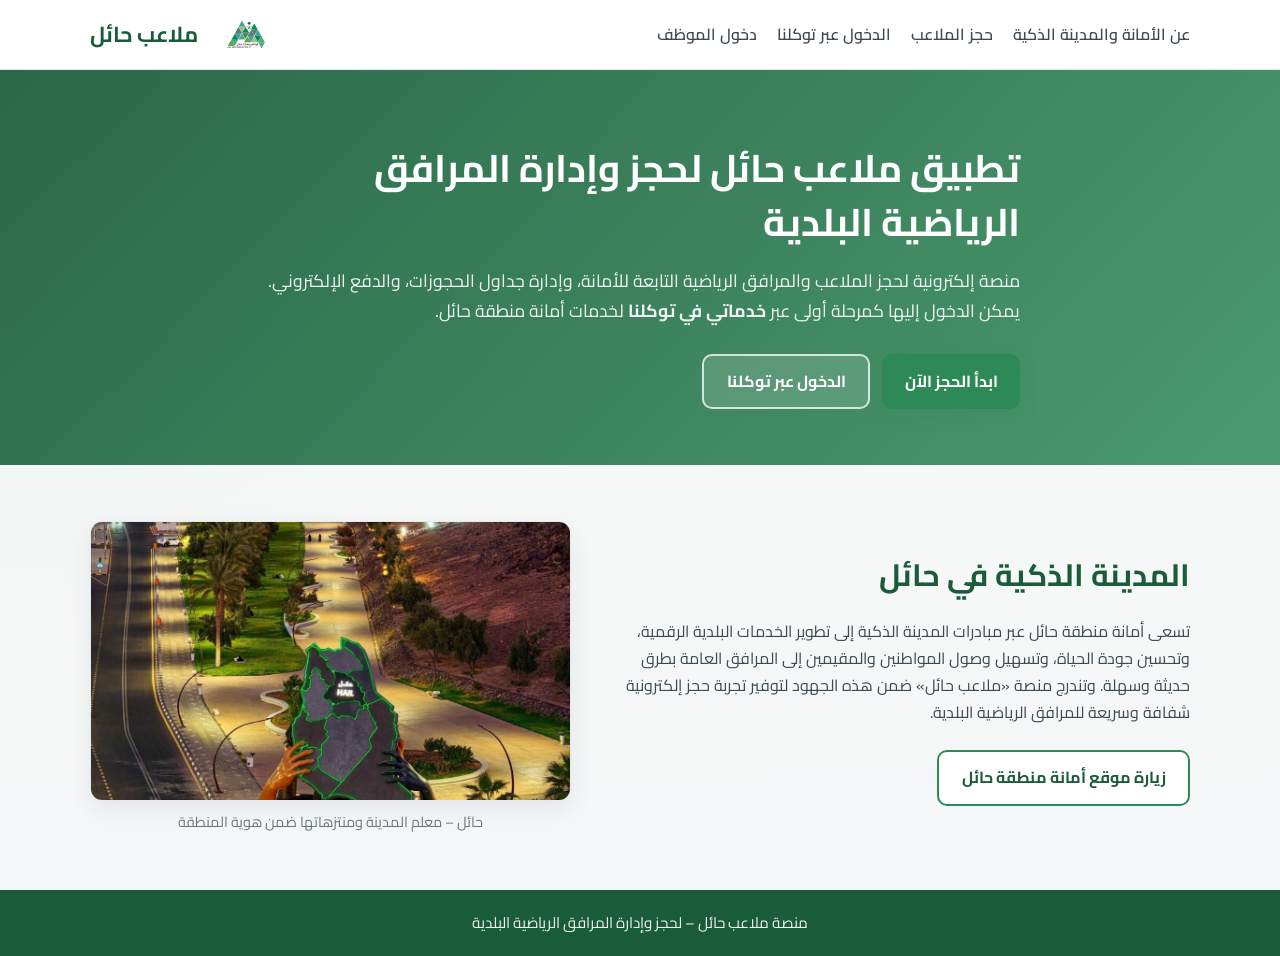
<file: docs/index.html>
<!DOCTYPE html>
<html lang="ar" dir="rtl">
<head>
  <meta charset="UTF-8">
  <meta name="viewport" content="width=device-width, initial-scale=1.0">
  <title>ملاعب حائل | الصفحة الرئيسية</title>
  <link rel="preconnect" href="https://fonts.googleapis.com">
  <link rel="preconnect" href="https://fonts.gstatic.com" crossorigin>
  <link href="https://fonts.googleapis.com/css2?family=Cairo:wght@400;600;700&display=swap" rel="stylesheet">
  <link rel="stylesheet" href="css/style.css">
</head>
<body>
  <header class="site-header">
    <div class="container header-inner">
      <nav class="main-nav" aria-label="القائمة الرئيسية">
        <a href="index.html#about">عن الأمانة والمدينة الذكية</a>
        <a href="booking.html">حجز الملاعب</a>
        <a href="login.html">الدخول عبر توكلنا</a>
        <a href="employee-login.html">دخول الموظف</a>
      </nav>
      <a href="index.html" class="brand">
        <img src="img/hail-municipality-logo.png" alt="شعار أمانة منطقة حائل" class="brand-logo">
        <span class="brand-name">ملاعب حائل</span>
      </a>
    </div>
  </header>

  <main>
    <section class="hero">
      <div class="container hero-inner">
        <h1>تطبيق ملاعب حائل لحجز وإدارة المرافق الرياضية البلدية</h1>
        <p class="hero-lead">
          منصة إلكترونية لحجز الملاعب والمرافق الرياضية التابعة للأمانة،
          وإدارة جداول الحجوزات، والدفع الإلكتروني.
          يمكن الدخول إليها كمرحلة أولى عبر
          <strong>خدماتي في توكلنا</strong> لخدمات أمانة منطقة حائل.
        </p>
        <div class="hero-actions">
          <a href="booking.html" class="btn btn-primary">ابدأ الحجز الآن</a>
          <a href="login.html" class="btn btn-secondary hero-btn-light">الدخول عبر توكلنا</a>
        </div>
      </div>
    </section>

    <section id="about" class="section about-section">
      <div class="container about-layout">
        <div class="about-content">
          <h2>المدينة الذكية في حائل</h2>
          <p>
            تسعى أمانة منطقة حائل عبر مبادرات المدينة الذكية إلى تطوير الخدمات البلدية
            الرقمية، وتحسين جودة الحياة، وتسهيل وصول المواطنين والمقيمين إلى المرافق العامة
            بطرق حديثة وسهلة. وتندرج منصة «ملاعب حائل» ضمن هذه الجهود لتوفير تجربة حجز
            إلكترونية شفافة وسريعة للمرافق الرياضية البلدية.
          </p>
          <a href="https://amanathail.gov.sa/new_portal/" class="btn btn-secondary" target="_blank" rel="noopener noreferrer">
            زيارة موقع أمانة منطقة حائل
          </a>
        </div>
        <figure class="about-media">
          <img src="img/hail-smart-city.png" alt="معلم خريطة حائل المضيء في أحد منتزهات المدينة" class="about-image">
          <figcaption>حائل – معلم المدينة ومنتزهاتها ضمن هوية المنطقة</figcaption>
        </figure>
      </div>
    </section>
  </main>

  <footer class="site-footer">
    <div class="container">
      <p>منصة ملاعب حائل – لحجز وإدارة المرافق الرياضية البلدية</p>
    </div>
  </footer>
  <script src="js/script.js"></script>
</body>
</html>
</file>
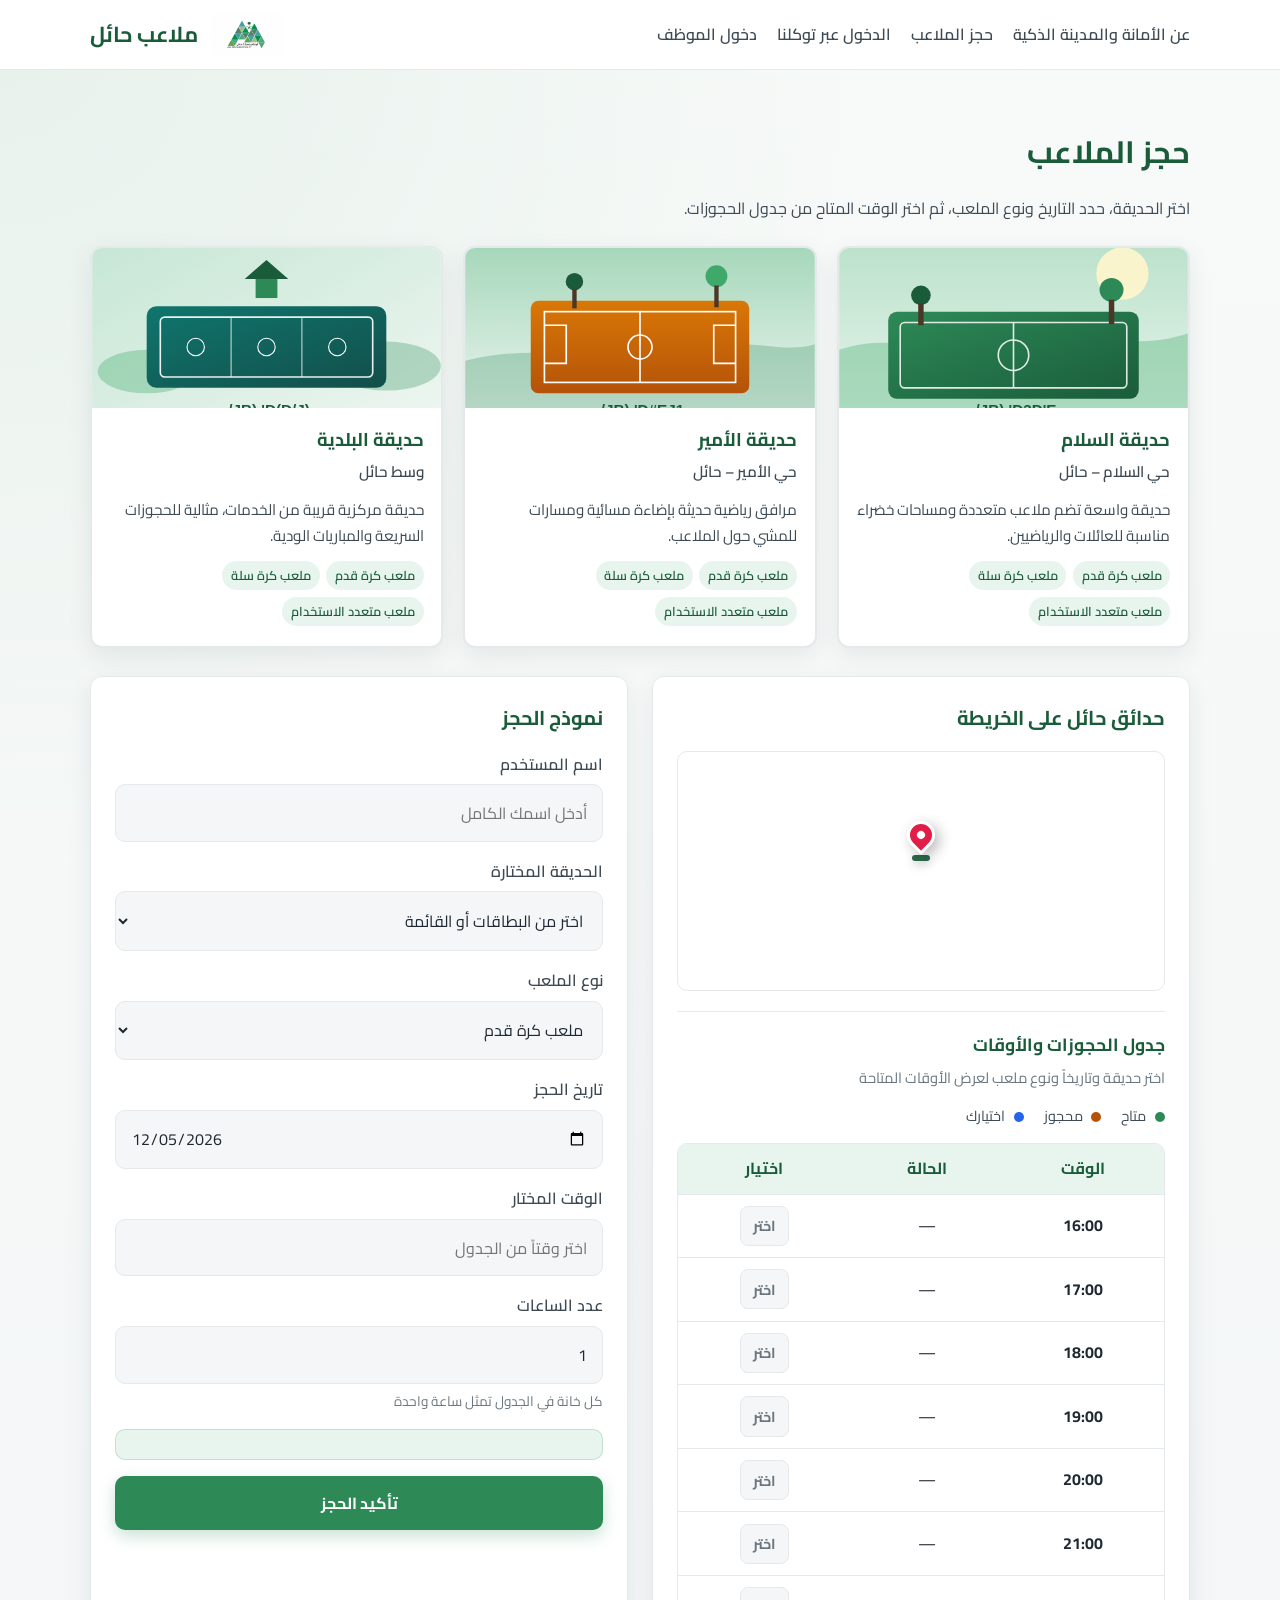
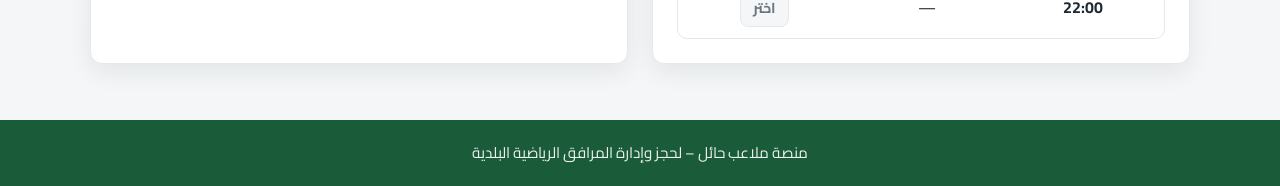
<file: docs/booking.html>
<!DOCTYPE html>
<html lang="ar" dir="rtl">
<head>
  <meta charset="UTF-8">
  <meta name="viewport" content="width=device-width, initial-scale=1.0">
  <title>ملاعب حائل | حجز الملاعب</title>
  <link rel="preconnect" href="https://fonts.googleapis.com">
  <link rel="preconnect" href="https://fonts.gstatic.com" crossorigin>
  <link href="https://fonts.googleapis.com/css2?family=Cairo:wght@400;600;700&display=swap" rel="stylesheet">
  <link rel="stylesheet" href="css/style.css">
</head>
<body>
  <header class="site-header">
    <div class="container header-inner">
      <nav class="main-nav" aria-label="القائمة الرئيسية">
        <a href="index.html#about">عن الأمانة والمدينة الذكية</a>
        <a href="booking.html">حجز الملاعب</a>
        <a href="login.html">الدخول عبر توكلنا</a>
        <a href="employee-login.html">دخول الموظف</a>
      </nav>
      <a href="index.html" class="brand">
        <img src="img/hail-municipality-logo.png" alt="شعار أمانة منطقة حائل" class="brand-logo">
        <span class="brand-name">ملاعب حائل</span>
      </a>
    </div>
  </header>

  <main>
    <section class="section booking-section">
      <div class="container">
        <h1 class="page-title">حجز الملاعب</h1>
        <p class="page-intro">اختر الحديقة، حدد التاريخ ونوع الملعب، ثم اختر الوقت المتاح من جدول الحجوزات.</p>

        <div class="parks-gallery" id="parks-gallery"></div>

        <div class="booking-layout">
          <div class="booking-map-panel">
            <h2 id="map-title">حدائق حائل على الخريطة</h2>
            <div class="map-frame" id="map-frame">
              <iframe id="park-map" title="خريطة حدائق حائل"
                src="https://maps.google.com/maps?q=%D8%AD%D8%AF%D8%A7%D8%A6%D9%82+%D8%AD%D8%A7%D8%A6%D9%84&hl=ar&z=12&output=embed"
                loading="lazy" allowfullscreen></iframe>
              <div id="map-pin" class="map-pin" hidden>
                <span class="map-pin-icon" aria-hidden="true"></span>
                <span id="map-pin-label" class="map-pin-label"></span>
              </div>
            </div>

            <div class="schedule-panel">
              <div class="schedule-header">
                <h3>جدول الحجوزات والأوقات</h3>
                <p id="schedule-subtitle" class="schedule-subtitle">اختر حديقة وتاريخاً ونوع ملعب لعرض الأوقات المتاحة</p>
              </div>
              <div class="schedule-legend">
                <span><i class="dot available"></i> متاح</span>
                <span><i class="dot booked"></i> محجوز</span>
                <span><i class="dot selected"></i> اختيارك</span>
              </div>
              <div class="schedule-table-wrap">
                <table class="schedule-table" id="schedule-table">
                  <thead>
                    <tr><th>الوقت</th><th>الحالة</th><th>اختيار</th></tr>
                  </thead>
                  <tbody id="schedule-body"></tbody>
                </table>
              </div>
            </div>
          </div>

          <div class="booking-form-panel">
            <h2>نموذج الحجز</h2>
            <form id="booking-form" class="form-card" novalidate data-booked="[]" data-slots='["16:00","17:00","18:00","19:00","20:00","21:00","22:00"]'>
              <div class="form-group">
                <label for="username">اسم المستخدم</label>
                <input type="text" id="username" name="username" required placeholder="أدخل اسمك الكامل">
              </div>
              <div class="form-group">
                <label for="park">الحديقة المختارة</label>
                <select id="park" name="park" required>
                  <option value="" disabled selected>اختر من البطاقات أو القائمة</option>
                </select>
              </div>
              <div class="form-group">
                <label for="field-type">نوع الملعب</label>
                <select id="field-type" name="field_type" required>
                  <option value="" disabled>اختر نوع الملعب</option>
                  <option value="ملعب كرة قدم" selected>ملعب كرة قدم</option>
                  <option value="ملعب كرة سلة">ملعب كرة سلة</option>
                  <option value="ملعب متعدد الاستخدام">ملعب متعدد الاستخدام</option>
                </select>
              </div>
              <div class="form-group">
                <label for="booking-date">تاريخ الحجز</label>
                <input type="date" id="booking-date" name="booking_date" required>
              </div>
              <div class="form-group">
                <label for="selected-time">الوقت المختار</label>
                <input type="text" id="selected-time" name="selected_time" readonly required placeholder="اختر وقتاً من الجدول">
              </div>
              <div class="form-group">
                <label for="hours">عدد الساعات</label>
                <input type="number" id="hours" name="hours" min="1" max="4" value="1" required>
                <small class="field-note">كل خانة في الجدول تمثل ساعة واحدة</small>
              </div>
              <div id="booking-summary" class="booking-summary" hidden></div>
              <button type="submit" class="btn btn-primary btn-block">تأكيد الحجز</button>
              <p id="booking-message" class="form-message" hidden></p>
            </form>
          </div>
        </div>
      </div>
    </section>
  </main>

  <footer class="site-footer">
    <div class="container">
      <p>منصة ملاعب حائل – لحجز وإدارة المرافق الرياضية البلدية</p>
    </div>
  </footer>
  <script src="js/script.js"></script>
</body>
</html>
</file>
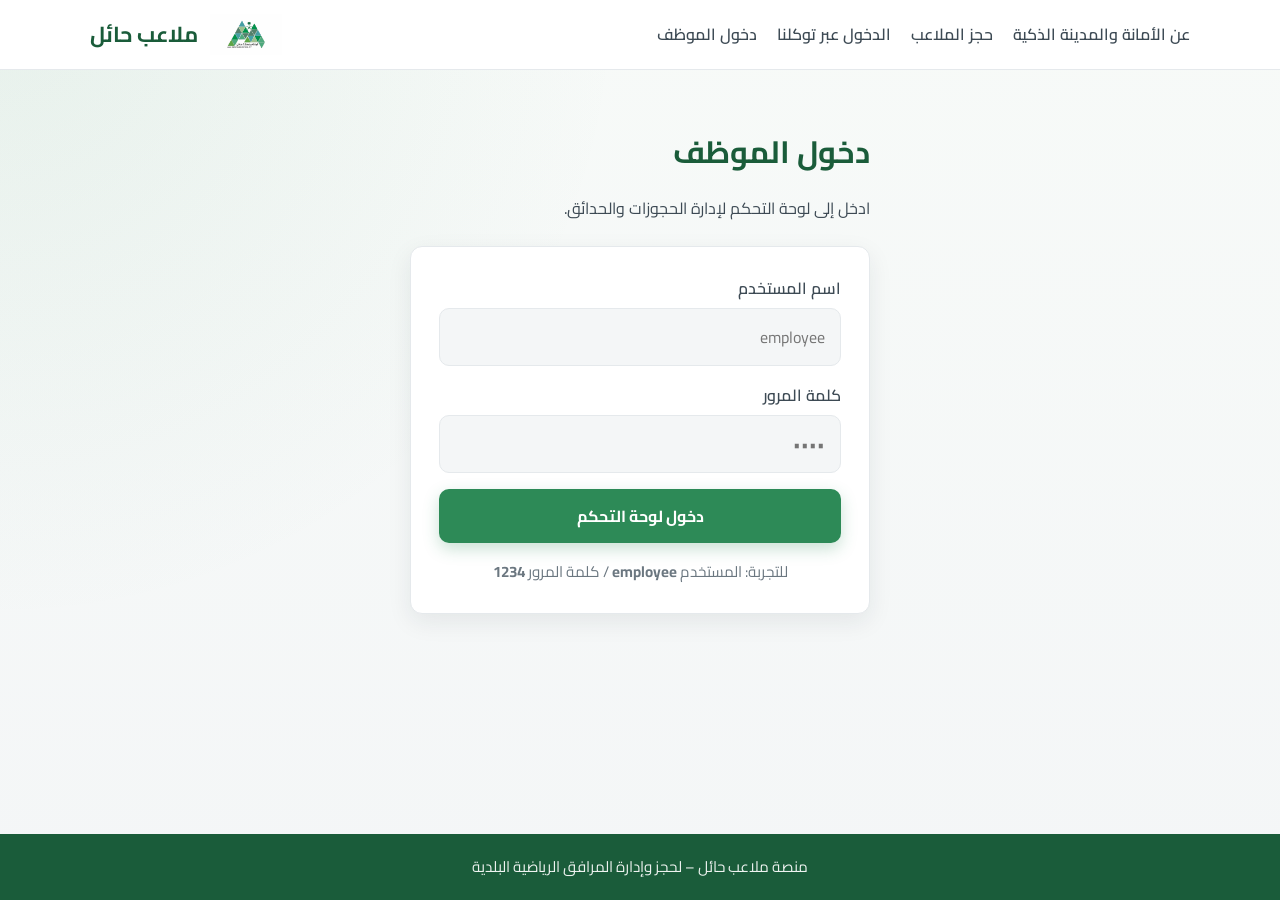
<file: docs/dashboard.html>
<!DOCTYPE html>
<html lang="ar" dir="rtl">
<head>
  <meta charset="UTF-8">
  <meta name="viewport" content="width=device-width, initial-scale=1.0">
  <title>ملاعب حائل | لوحة تحكم الموظف</title>
  <link rel="preconnect" href="https://fonts.googleapis.com">
  <link rel="preconnect" href="https://fonts.gstatic.com" crossorigin>
  <link href="https://fonts.googleapis.com/css2?family=Cairo:wght@400;600;700&display=swap" rel="stylesheet">
  <link rel="stylesheet" href="css/style.css">
</head>
<body>
  <header class="site-header">
    <div class="container header-inner">
      <nav class="main-nav" aria-label="القائمة الرئيسية">
        <a href="index.html#about">عن الأمانة والمدينة الذكية</a>
        <a href="booking.html">حجز الملاعب</a>
        <a href="login.html">الدخول عبر توكلنا</a>
        <a href="dashboard.html">لوحة التحكم</a>
      </nav>
      <a href="index.html" class="brand">
        <img src="img/hail-municipality-logo.png" alt="شعار أمانة منطقة حائل" class="brand-logo">
        <span class="brand-name">ملاعب حائل</span>
      </a>
    </div>
  </header>

  <main>
    <section class="section dashboard-section">
      <div class="container">
        <div class="dashboard-header">
          <div>
            <h1 class="page-title">لوحة تحكم الموظف</h1>
            <p class="page-intro">مرحباً <span id="emp-name">موظف الأمانة</span>، يمكنك متابعة الحجوزات وإضافة الحدائق من هنا.</p>
          </div>
          <button type="button" id="emp-logout-btn" class="btn btn-secondary">تسجيل الخروج</button>
        </div>

        <div class="stats-grid">
          <div class="stat-card"><span class="stat-label">عدد الحدائق</span><strong class="stat-value" id="stat-parks">0</strong></div>
          <div class="stat-card"><span class="stat-label">إجمالي الحجوزات</span><strong class="stat-value" id="stat-bookings">0</strong></div>
          <div class="stat-card"><span class="stat-label">حجوزات مؤكدة</span><strong class="stat-value" id="stat-confirmed">0</strong></div>
        </div>

        <div class="dashboard-tabs">
          <a href="#bookings" class="dash-tab">الحجوزات</a>
          <a href="#parks" class="dash-tab">الحدائق</a>
        </div>

        <section id="bookings" class="dash-panel">
          <h2>قائمة الحجوزات</h2>
          <div class="table-wrap">
            <table class="data-table">
              <thead>
                <tr>
                  <th>#</th><th>المستخدم</th><th>الحديقة</th><th>الملعب</th>
                  <th>التاريخ</th><th>الوقت</th><th>الساعات</th><th>الحالة</th><th>تحديث</th>
                </tr>
              </thead>
              <tbody id="bookings-body"></tbody>
            </table>
          </div>
        </section>

        <section id="parks" class="dash-panel">
          <div class="parks-admin-layout">
            <div>
              <h2>الحدائق المسجلة</h2>
              <div class="admin-parks-list" id="admin-parks-list"></div>
            </div>
            <div>
              <h2>إضافة حديقة جديدة</h2>
              <form id="add-park-form" class="form-card admin-form">
                <div class="form-group">
                  <label for="name">اسم الحديقة</label>
                  <input type="text" id="name" name="name" required placeholder="مثال: حديقة النسيم">
                </div>
                <div class="form-group">
                  <label for="location">الموقع</label>
                  <input type="text" id="location" name="location" required placeholder="مثال: حي النسيم – حائل">
                </div>
                <div class="form-group">
                  <label for="description">الوصف</label>
                  <textarea id="description" name="description" rows="3" required placeholder="وصف مختصر"></textarea>
                </div>
                <div class="form-row">
                  <div class="form-group">
                    <label for="lat">خط العرض</label>
                    <input type="number" step="0.0001" id="lat" name="lat" value="27.5200" required>
                  </div>
                  <div class="form-group">
                    <label for="lng">خط الطول</label>
                    <input type="number" step="0.0001" id="lng" name="lng" value="41.7000" required>
                  </div>
                </div>
                <button type="submit" class="btn btn-primary btn-block">إضافة الحديقة</button>
                <p id="add-park-message" class="form-message" hidden></p>
              </form>
            </div>
          </div>
        </section>
      </div>
    </section>
  </main>

  <footer class="site-footer">
    <div class="container">
      <p>منصة ملاعب حائل – لحجز وإدارة المرافق الرياضية البلدية</p>
    </div>
  </footer>
  <script src="js/script.js"></script>
</body>
</html>
</file>
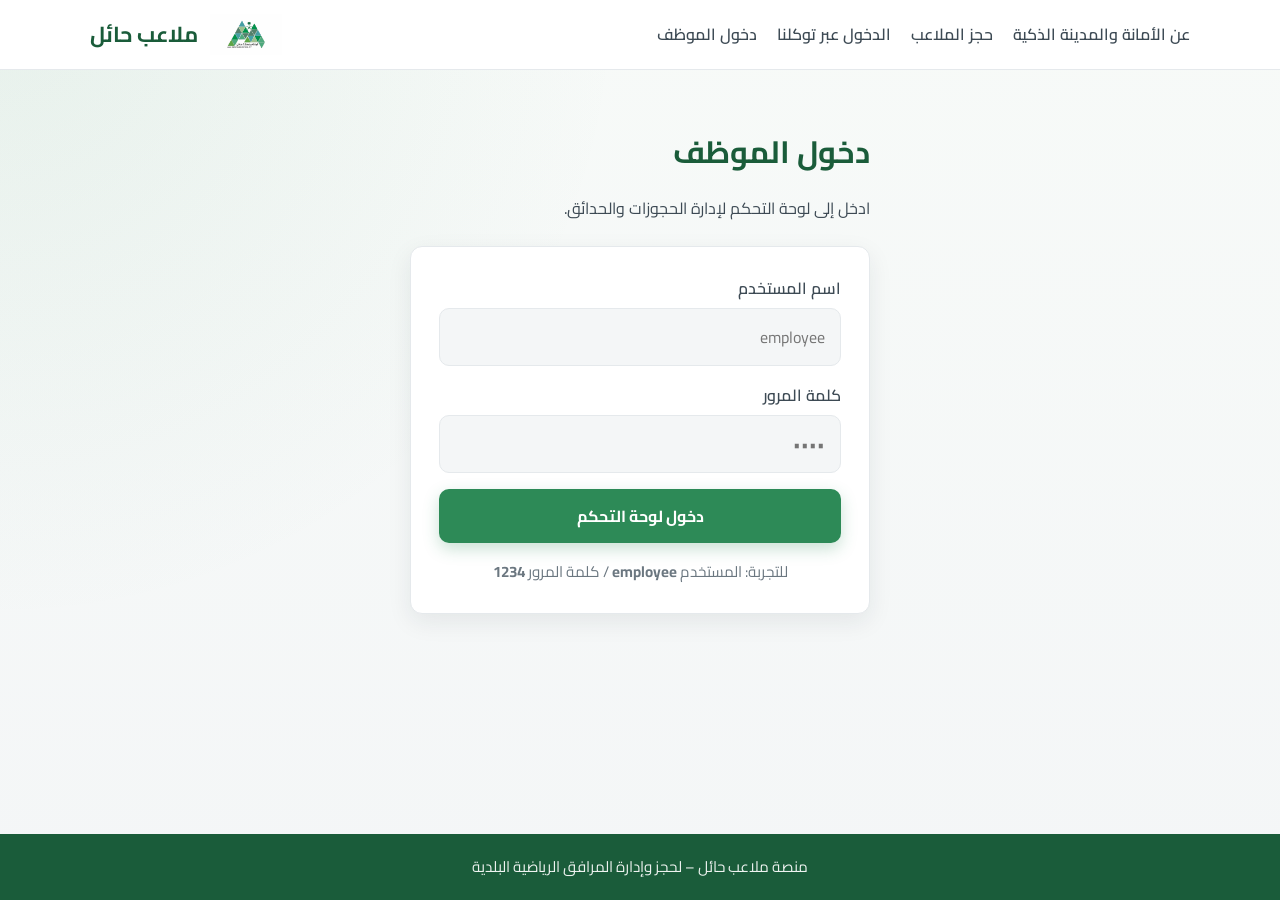
<file: docs/employee-login.html>
<!DOCTYPE html>
<html lang="ar" dir="rtl">
<head>
  <meta charset="UTF-8">
  <meta name="viewport" content="width=device-width, initial-scale=1.0">
  <title>ملاعب حائل | دخول الموظف</title>
  <link rel="preconnect" href="https://fonts.googleapis.com">
  <link rel="preconnect" href="https://fonts.gstatic.com" crossorigin>
  <link href="https://fonts.googleapis.com/css2?family=Cairo:wght@400;600;700&display=swap" rel="stylesheet">
  <link rel="stylesheet" href="css/style.css">
</head>
<body>
  <header class="site-header">
    <div class="container header-inner">
      <nav class="main-nav" aria-label="القائمة الرئيسية">
        <a href="index.html#about">عن الأمانة والمدينة الذكية</a>
        <a href="booking.html">حجز الملاعب</a>
        <a href="login.html">الدخول عبر توكلنا</a>
        <a href="employee-login.html">دخول الموظف</a>
      </nav>
      <a href="index.html" class="brand">
        <img src="img/hail-municipality-logo.png" alt="شعار أمانة منطقة حائل" class="brand-logo">
        <span class="brand-name">ملاعب حائل</span>
      </a>
    </div>
  </header>

  <main>
    <section class="section login-section">
      <div class="container">
        <div class="login-wrapper">
          <h1 class="page-title">دخول الموظف</h1>
          <p class="page-intro">ادخل إلى لوحة التحكم لإدارة الحجوزات والحدائق.</p>
          <p id="emp-login-message" class="form-message" hidden></p>
          <form id="employee-login-form" class="form-card login-card" novalidate>
            <div class="form-group">
              <label for="username">اسم المستخدم</label>
              <input type="text" id="username" name="username" required placeholder="employee" autocomplete="username">
            </div>
            <div class="form-group">
              <label for="password">كلمة المرور</label>
              <input type="password" id="password" name="password" required placeholder="••••" autocomplete="current-password">
            </div>
            <button type="submit" class="btn btn-primary btn-block">دخول لوحة التحكم</button>
            <p class="form-hint">للتجربة: المستخدم <strong>employee</strong> / كلمة المرور <strong>1234</strong></p>
          </form>
        </div>
      </div>
    </section>
  </main>

  <footer class="site-footer">
    <div class="container">
      <p>منصة ملاعب حائل – لحجز وإدارة المرافق الرياضية البلدية</p>
    </div>
  </footer>
  <script src="js/script.js"></script>
</body>
</html>
</file>
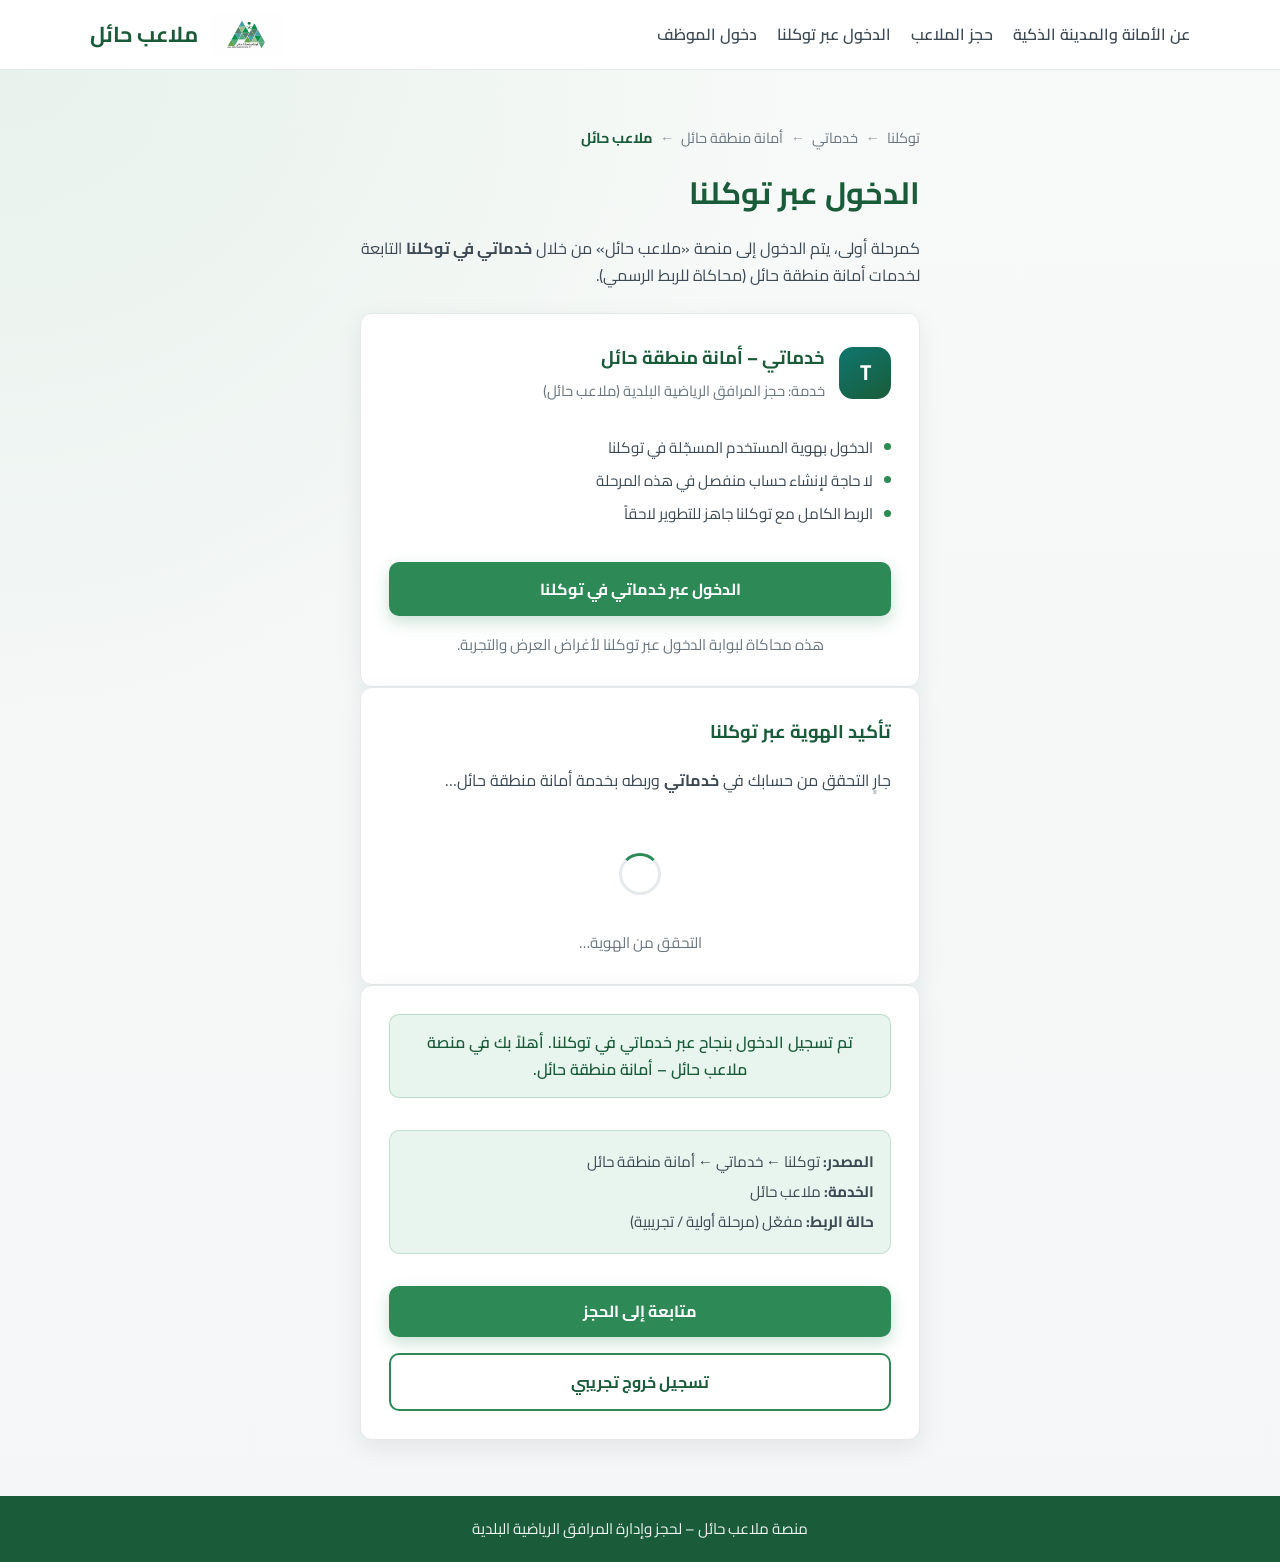
<file: docs/login.html>
<!DOCTYPE html>
<html lang="ar" dir="rtl">
<head>
  <meta charset="UTF-8">
  <meta name="viewport" content="width=device-width, initial-scale=1.0">
  <title>ملاعب حائل | الدخول عبر توكلنا</title>
  <link rel="preconnect" href="https://fonts.googleapis.com">
  <link rel="preconnect" href="https://fonts.gstatic.com" crossorigin>
  <link href="https://fonts.googleapis.com/css2?family=Cairo:wght@400;600;700&display=swap" rel="stylesheet">
  <link rel="stylesheet" href="css/style.css">
</head>
<body>
  <header class="site-header">
    <div class="container header-inner">
      <nav class="main-nav" aria-label="القائمة الرئيسية">
        <a href="index.html#about">عن الأمانة والمدينة الذكية</a>
        <a href="booking.html">حجز الملاعب</a>
        <a href="login.html">الدخول عبر توكلنا</a>
        <a href="employee-login.html">دخول الموظف</a>
      </nav>
      <a href="index.html" class="brand">
        <img src="img/hail-municipality-logo.png" alt="شعار أمانة منطقة حائل" class="brand-logo">
        <span class="brand-name">ملاعب حائل</span>
      </a>
    </div>
  </header>

  <main>
    <section class="section login-section">
      <div class="container">
        <div class="login-wrapper login-wrapper-wide">
          <nav class="tawakkalna-breadcrumb" aria-label="مسار الخدمة">
            <span>توكلنا</span><span class="sep">←</span>
            <span>خدماتي</span><span class="sep">←</span>
            <span>أمانة منطقة حائل</span><span class="sep">←</span>
            <strong>ملاعب حائل</strong>
          </nav>
          <h1 class="page-title">الدخول عبر توكلنا</h1>
          <p class="page-intro">
            كمرحلة أولى، يتم الدخول إلى منصة «ملاعب حائل» من خلال
            <strong>خدماتي في توكلنا</strong> التابعة لخدمات أمانة منطقة حائل
            (محاكاة للربط الرسمي).
          </p>

          <div class="tawakkalna-card form-card login-card" id="tawakkalna-gate">
            <div class="tawakkalna-brand">
              <div class="tawakkalna-badge" aria-hidden="true">T</div>
              <div>
                <h2>خدماتي – أمانة منطقة حائل</h2>
                <p>خدمة: حجز المرافق الرياضية البلدية (ملاعب حائل)</p>
              </div>
            </div>
            <ul class="tawakkalna-points">
              <li>الدخول بهوية المستخدم المسجّلة في توكلنا</li>
              <li>لا حاجة لإنشاء حساب منفصل في هذه المرحلة</li>
              <li>الربط الكامل مع توكلنا جاهز للتطوير لاحقاً</li>
            </ul>
            <button type="button" id="tawakkalna-login-btn" class="btn btn-primary btn-block">الدخول عبر خدماتي في توكلنا</button>
            <p class="form-hint">هذه محاكاة لبوابة الدخول عبر توكلنا لأغراض العرض والتجربة.</p>
          </div>

          <div class="tawakkalna-card form-card login-card" id="tawakkalna-verify" hidden>
            <h2 class="tawakkalna-step-title">تأكيد الهوية عبر توكلنا</h2>
            <p class="page-intro">جارٍ التحقق من حسابك في <strong>خدماتي</strong> وربطه بخدمة أمانة منطقة حائل…</p>
            <div class="tawakkalna-loader" aria-hidden="true"></div>
            <p id="tawakkalna-status" class="form-hint">التحقق من الهوية…</p>
          </div>

          <div class="tawakkalna-card form-card login-card" id="tawakkalna-success" hidden>
            <p id="login-message" class="form-message success">
              تم تسجيل الدخول بنجاح عبر خدماتي في توكلنا.
              أهلاً بك في منصة ملاعب حائل – أمانة منطقة حائل.
            </p>
            <div class="tawakkalna-user-box">
              <p><strong>المصدر:</strong> توكلنا ← خدماتي ← أمانة منطقة حائل</p>
              <p><strong>الخدمة:</strong> ملاعب حائل</p>
              <p><strong>حالة الربط:</strong> مفعّل (مرحلة أولية / تجريبية)</p>
            </div>
            <a href="booking.html" class="btn btn-primary btn-block">متابعة إلى الحجز</a>
            <button type="button" id="tawakkalna-reset-btn" class="btn btn-secondary btn-block">تسجيل خروج تجريبي</button>
          </div>
        </div>
      </div>
    </section>
  </main>

  <footer class="site-footer">
    <div class="container">
      <p>منصة ملاعب حائل – لحجز وإدارة المرافق الرياضية البلدية</p>
    </div>
  </footer>
  <script src="js/script.js"></script>
</body>
</html>
</file>
<file: docs/css/style.css>
/* ========================================
   منصة ملاعب حائل – الأنماط العامة
   ألوان مستوحاة من شعار أمانة حائل
   ======================================== */

:root {
  --green-dark: #1a5c3a;
  --green-main: #2d8a57;
  --green-light: #3fa86b;
  --green-soft: #e8f5ee;
  --gray-900: #1f2933;
  --gray-700: #3d4a54;
  --gray-500: #6b7780;
  --gray-200: #e5e9ec;
  --gray-100: #f4f6f7;
  --white: #ffffff;
  --shadow: 0 8px 24px rgba(31, 41, 51, 0.08);
  --radius: 12px;
  --max-width: 1100px;
}

/* ---------- إعادة ضبط أساسية ---------- */
*,
*::before,
*::after {
  box-sizing: border-box;
}

html {
  scroll-behavior: smooth;
}

body {
  margin: 0;
  min-height: 100vh;
  display: flex;
  flex-direction: column;
  font-family: "Cairo", "Tahoma", sans-serif;
  color: var(--gray-900);
  background:
    radial-gradient(circle at top left, rgba(45, 138, 87, 0.08), transparent 40%),
    linear-gradient(180deg, #f7faf8 0%, var(--gray-100) 100%);
  line-height: 1.7;
}

img {
  max-width: 100%;
  display: block;
}

a {
  color: inherit;
  text-decoration: none;
}

ul {
  margin: 0;
  padding: 0;
  list-style: none;
}

main {
  flex: 1;
}

.container {
  width: min(100% - 2rem, var(--max-width));
  margin-inline: auto;
}

/* ---------- الهيدر ---------- */
.site-header {
  background: var(--white);
  border-bottom: 1px solid var(--gray-200);
  position: sticky;
  top: 0;
  z-index: 100;
}

.header-inner {
  display: flex;
  align-items: center;
  justify-content: space-between;
  gap: 1.5rem;
  padding: 0.9rem 0;
  flex-wrap: wrap;
}

.brand {
  display: flex;
  align-items: center;
  gap: 0.75rem;
}

.brand-logo {
  width: 72px;
  height: auto;
  max-height: 72px;
  object-fit: contain;
}

.brand-name {
  font-size: 1.35rem;
  font-weight: 700;
  color: var(--green-dark);
}

.main-nav {
  display: flex;
  flex-wrap: wrap;
  gap: 0.5rem 1.25rem;
}

.main-nav a {
  color: var(--gray-700);
  font-weight: 600;
  transition: color 0.2s ease;
}

.main-nav a:hover {
  color: var(--green-main);
}

/* ---------- الأزرار ---------- */
.btn {
  display: inline-flex;
  align-items: center;
  justify-content: center;
  gap: 0.4rem;
  padding: 0.75rem 1.4rem;
  border: none;
  border-radius: 10px;
  font-family: inherit;
  font-size: 1rem;
  font-weight: 700;
  cursor: pointer;
  transition: background 0.2s ease, transform 0.15s ease, box-shadow 0.2s ease;
}

.btn:hover {
  transform: translateY(-1px);
}

.btn-primary {
  background: var(--green-main);
  color: var(--white);
  box-shadow: 0 6px 16px rgba(45, 138, 87, 0.25);
}

.btn-primary:hover {
  background: var(--green-dark);
}

.btn-secondary {
  background: var(--white);
  color: var(--green-dark);
  border: 2px solid var(--green-main);
}

.btn-secondary:hover {
  background: var(--green-soft);
}

.btn-block {
  width: 100%;
}

/* ---------- الصفحة الرئيسية ---------- */
.hero {
  padding: 4.5rem 0 3.5rem;
  background:
    linear-gradient(135deg, rgba(26, 92, 58, 0.92), rgba(45, 138, 87, 0.85)),
    radial-gradient(circle at 20% 20%, rgba(255, 255, 255, 0.12), transparent 35%);
  color: var(--white);
}

.hero-inner {
  max-width: 760px;
}

.hero h1 {
  margin: 0 0 1rem;
  font-size: clamp(1.7rem, 3vw, 2.4rem);
  line-height: 1.4;
}

.hero-lead {
  margin: 0 0 1.75rem;
  font-size: 1.1rem;
  color: rgba(255, 255, 255, 0.92);
}

.section {
  padding: 3.5rem 0;
}

.about-section h2,
.page-title {
  margin: 0 0 1rem;
  color: var(--green-dark);
  font-size: clamp(1.5rem, 2.4vw, 2rem);
}

.about-section p,
.page-intro {
  margin: 0 0 1.5rem;
  color: var(--gray-700);
  max-width: 70ch;
}

.about-layout {
  display: flex;
  align-items: center;
  gap: 2rem;
}

.about-content {
  flex: 1.1;
}

.about-media {
  flex: 0.9;
  margin: 0;
}

.about-image {
  width: 100%;
  height: 280px;
  object-fit: cover;
  border-radius: var(--radius);
  border: 1px solid var(--gray-200);
  box-shadow: var(--shadow);
  display: block;
}

.about-media figcaption {
  margin-top: 0.55rem;
  color: var(--gray-500);
  font-size: 0.9rem;
  text-align: center;
}

/* ---------- صفحة الحجز ---------- */
.parks-gallery {
  display: grid;
  grid-template-columns: repeat(3, 1fr);
  gap: 1.25rem;
  margin-bottom: 1.75rem;
}

.park-card {
  background: var(--white);
  border: 2px solid var(--gray-200);
  border-radius: var(--radius);
  box-shadow: var(--shadow);
  overflow: hidden;
  cursor: pointer;
  transition: border-color 0.2s ease, transform 0.2s ease, box-shadow 0.2s ease;
}

.park-card:hover,
.park-card:focus-visible {
  transform: translateY(-3px);
  border-color: var(--green-light);
  outline: none;
}

.park-card.is-active {
  border-color: var(--green-main);
  box-shadow: 0 10px 28px rgba(45, 138, 87, 0.2);
}

.park-card-image {
  width: 100%;
  height: 160px;
  object-fit: cover;
  background: var(--green-soft);
}

.park-card-body {
  padding: 1rem 1.1rem 1.2rem;
}

.park-card-body h2 {
  margin: 0 0 0.25rem;
  font-size: 1.15rem;
  color: var(--green-dark);
}

.park-location {
  margin: 0 0 0.55rem;
  color: var(--green-main);
  font-size: 0.9rem;
  font-weight: 600;
}

.park-card-body p {
  margin: 0 0 0.75rem;
  color: var(--gray-700);
  font-size: 0.95rem;
}

.park-fields {
  display: flex;
  flex-wrap: wrap;
  gap: 0.4rem;
}

.park-fields li {
  background: var(--green-soft);
  color: var(--green-dark);
  font-size: 0.8rem;
  font-weight: 600;
  padding: 0.25rem 0.55rem;
  border-radius: 999px;
}

.booking-layout {
  display: flex;
  gap: 1.5rem;
  align-items: stretch;
}

.booking-map-panel,
.booking-form-panel {
  flex: 1;
  background: var(--white);
  border: 1px solid var(--gray-200);
  border-radius: var(--radius);
  box-shadow: var(--shadow);
  padding: 1.5rem;
}

.booking-map-panel h2,
.booking-form-panel h2 {
  margin: 0 0 1rem;
  color: var(--green-dark);
  font-size: 1.25rem;
}

.map-frame {
  position: relative;
  border-radius: 10px;
  overflow: hidden;
  border: 1px solid var(--gray-200);
  height: 240px;
  margin-bottom: 1.25rem;
  transition: box-shadow 0.35s ease, border-color 0.35s ease;
}

.map-frame.map-highlight {
  border-color: var(--green-main);
  box-shadow: 0 0 0 4px rgba(45, 138, 87, 0.2);
}

.map-frame iframe {
  width: 100%;
  height: 100%;
  border: 0;
}

/* دبوس الموقع على الخريطة */
.map-pin {
  position: absolute;
  top: 46%;
  left: 50%;
  transform: translate(-50%, -100%);
  z-index: 2;
  display: flex;
  flex-direction: column;
  align-items: center;
  pointer-events: none;
  animation: pin-drop 0.45s ease;
}

.map-pin-icon {
  width: 28px;
  height: 28px;
  background: #e11d48;
  border: 3px solid var(--white);
  border-radius: 50% 50% 50% 0;
  transform: rotate(-45deg);
  box-shadow: 0 6px 14px rgba(0, 0, 0, 0.28);
}

.map-pin-icon::after {
  content: "";
  position: absolute;
  top: 50%;
  left: 50%;
  width: 8px;
  height: 8px;
  background: var(--white);
  border-radius: 50%;
  transform: translate(-50%, -50%);
}

.map-pin-label {
  margin-top: 0.35rem;
  padding: 0.2rem 0.55rem;
  border-radius: 999px;
  background: rgba(26, 92, 58, 0.92);
  color: var(--white);
  font-size: 0.8rem;
  font-weight: 700;
  white-space: nowrap;
  box-shadow: 0 4px 10px rgba(0, 0, 0, 0.18);
}

@keyframes pin-drop {
  from {
    opacity: 0;
    transform: translate(-50%, -140%);
  }
  to {
    opacity: 1;
    transform: translate(-50%, -100%);
  }
}

/* ---------- جدول الحجوزات ---------- */
.schedule-panel {
  border-top: 1px solid var(--gray-200);
  padding-top: 1.15rem;
}

.schedule-header h3 {
  margin: 0 0 0.35rem;
  color: var(--green-dark);
  font-size: 1.1rem;
}

.schedule-subtitle {
  margin: 0 0 0.85rem;
  color: var(--gray-500);
  font-size: 0.92rem;
}

.schedule-legend {
  display: flex;
  flex-wrap: wrap;
  gap: 0.85rem 1.25rem;
  margin-bottom: 0.9rem;
  color: var(--gray-700);
  font-size: 0.9rem;
}

.schedule-legend .dot {
  display: inline-block;
  width: 10px;
  height: 10px;
  border-radius: 50%;
  margin-left: 0.35rem;
  vertical-align: middle;
}

.schedule-legend .dot.available { background: var(--green-main); }
.schedule-legend .dot.booked { background: #b45309; }
.schedule-legend .dot.selected { background: #2563eb; }

.schedule-table-wrap {
  overflow-x: auto;
  border: 1px solid var(--gray-200);
  border-radius: 10px;
}

.schedule-table {
  width: 100%;
  border-collapse: collapse;
  min-width: 320px;
}

.schedule-table th,
.schedule-table td {
  padding: 0.7rem 0.85rem;
  text-align: center;
  border-bottom: 1px solid var(--gray-200);
}

.schedule-table th {
  background: var(--green-soft);
  color: var(--green-dark);
  font-weight: 700;
}

.schedule-table tr:last-child td {
  border-bottom: none;
}

.schedule-table tr.is-available {
  background: rgba(45, 138, 87, 0.04);
}

.schedule-table tr.is-booked {
  background: rgba(180, 83, 9, 0.08);
  color: var(--gray-500);
}

.schedule-table tr.is-selected {
  background: rgba(37, 99, 235, 0.1);
}

.slot-time {
  font-weight: 700;
  color: var(--gray-900);
}

.slot-btn {
  border: 1px solid var(--green-main);
  background: var(--white);
  color: var(--green-dark);
  border-radius: 8px;
  padding: 0.35rem 0.75rem;
  font-family: inherit;
  font-size: 0.9rem;
  font-weight: 700;
  cursor: pointer;
  transition: background 0.2s ease, color 0.2s ease;
}

.slot-btn:hover:not(:disabled) {
  background: var(--green-main);
  color: var(--white);
}

.slot-btn:disabled {
  border-color: var(--gray-200);
  color: var(--gray-500);
  background: var(--gray-100);
  cursor: not-allowed;
}

.slot-btn.is-selected {
  background: #2563eb;
  border-color: #2563eb;
  color: var(--white);
}

.field-note {
  color: var(--gray-500);
  font-size: 0.85rem;
}

.booking-summary {
  display: flex;
  flex-direction: column;
  gap: 0.3rem;
  padding: 0.9rem 1rem;
  border-radius: 10px;
  background: var(--green-soft);
  border: 1px solid rgba(45, 138, 87, 0.2);
  color: var(--gray-700);
  font-size: 0.95rem;
}

.booking-summary strong {
  color: var(--green-dark);
  margin-bottom: 0.2rem;
}

/* ---------- النماذج ---------- */
.form-card {
  display: flex;
  flex-direction: column;
  gap: 1rem;
}

.form-group {
  display: flex;
  flex-direction: column;
  gap: 0.4rem;
}

.form-group label {
  font-weight: 600;
  color: var(--gray-700);
}

.form-group input,
.form-group select,
.form-group textarea {
  width: 100%;
  padding: 0.8rem 0.95rem;
  border: 1px solid var(--gray-200);
  border-radius: 10px;
  background: var(--gray-100);
  font-family: inherit;
  font-size: 1rem;
  color: var(--gray-900);
  transition: border-color 0.2s ease, box-shadow 0.2s ease, background 0.2s ease;
  resize: vertical;
}

.form-group input:focus,
.form-group select:focus,
.form-group textarea:focus {
  outline: none;
  background: var(--white);
  border-color: var(--green-main);
  box-shadow: 0 0 0 3px rgba(45, 138, 87, 0.15);
}

.form-message {
  margin: 0;
  padding: 0.85rem 1rem;
  border-radius: 10px;
  font-weight: 600;
  text-align: center;
}

.form-message.success {
  background: var(--green-soft);
  color: var(--green-dark);
  border: 1px solid rgba(45, 138, 87, 0.25);
}

.form-message.error {
  background: #fdecec;
  color: #9b1c1c;
  border: 1px solid #f5c2c2;
}

.form-hint {
  margin: 0;
  color: var(--gray-500);
  font-size: 0.95rem;
  text-align: center;
}

/* ---------- صفحة تسجيل الدخول عبر توكلنا ---------- */
.login-wrapper {
  max-width: 460px;
  margin-inline: auto;
}

.login-wrapper-wide {
  max-width: 560px;
}

.login-card {
  background: var(--white);
  border: 1px solid var(--gray-200);
  border-radius: var(--radius);
  box-shadow: var(--shadow);
  padding: 1.75rem;
}

.tawakkalna-breadcrumb {
  display: flex;
  flex-wrap: wrap;
  gap: 0.35rem 0.45rem;
  align-items: center;
  margin-bottom: 1rem;
  color: var(--gray-500);
  font-size: 0.9rem;
}

.tawakkalna-breadcrumb .sep {
  opacity: 0.7;
}

.tawakkalna-breadcrumb strong {
  color: var(--green-dark);
}

.tawakkalna-card h2 {
  margin: 0 0 0.25rem;
  color: var(--green-dark);
  font-size: 1.15rem;
}

.tawakkalna-brand {
  display: flex;
  gap: 0.9rem;
  align-items: center;
  margin-bottom: 1rem;
}

.tawakkalna-badge {
  width: 52px;
  height: 52px;
  border-radius: 14px;
  display: grid;
  place-items: center;
  background: linear-gradient(145deg, #0f766e, #1a5c3a);
  color: var(--white);
  font-weight: 700;
  font-size: 1.35rem;
  flex-shrink: 0;
}

.tawakkalna-brand p {
  margin: 0;
  color: var(--gray-500);
  font-size: 0.92rem;
}

.tawakkalna-points {
  margin: 0 0 1.2rem;
  padding: 0;
  list-style: none;
  display: flex;
  flex-direction: column;
  gap: 0.45rem;
}

.tawakkalna-points li {
  position: relative;
  padding-right: 1.1rem;
  color: var(--gray-700);
  font-size: 0.95rem;
}

.tawakkalna-points li::before {
  content: "";
  position: absolute;
  right: 0;
  top: 0.55rem;
  width: 7px;
  height: 7px;
  border-radius: 50%;
  background: var(--green-main);
}

.tawakkalna-step-title {
  margin-bottom: 0.75rem;
}

.tawakkalna-loader {
  width: 42px;
  height: 42px;
  margin: 1.2rem auto;
  border: 3px solid var(--gray-200);
  border-top-color: var(--green-main);
  border-radius: 50%;
  animation: tw-spin 0.8s linear infinite;
}

@keyframes tw-spin {
  to { transform: rotate(360deg); }
}

.tawakkalna-user-box {
  background: var(--green-soft);
  border: 1px solid rgba(45, 138, 87, 0.2);
  border-radius: 10px;
  padding: 0.9rem 1rem;
  margin: 1rem 0;
  color: var(--gray-700);
  font-size: 0.95rem;
}

.tawakkalna-user-box p {
  margin: 0.25rem 0;
}

.hero-actions {
  display: flex;
  flex-wrap: wrap;
  gap: 0.75rem;
}

.hero-btn-light {
  background: rgba(255, 255, 255, 0.14);
  color: var(--white);
  border: 2px solid rgba(255, 255, 255, 0.75);
}

.hero-btn-light:hover {
  background: rgba(255, 255, 255, 0.22);
}

/* ---------- لوحة تحكم الموظف ---------- */
.dashboard-header {
  display: flex;
  justify-content: space-between;
  align-items: flex-start;
  gap: 1rem;
  flex-wrap: wrap;
  margin-bottom: 1rem;
}

.flash-list {
  display: flex;
  flex-direction: column;
  gap: 0.6rem;
  margin-bottom: 1.25rem;
}

.stats-grid {
  display: grid;
  grid-template-columns: repeat(3, 1fr);
  gap: 1rem;
  margin-bottom: 1.5rem;
}

.stat-card {
  background: var(--white);
  border: 1px solid var(--gray-200);
  border-radius: var(--radius);
  box-shadow: var(--shadow);
  padding: 1.1rem 1.25rem;
}

.stat-label {
  display: block;
  color: var(--gray-500);
  font-size: 0.92rem;
  margin-bottom: 0.35rem;
}

.stat-value {
  color: var(--green-dark);
  font-size: 1.8rem;
}

.dashboard-tabs {
  display: flex;
  gap: 0.75rem;
  margin-bottom: 1rem;
}

.dash-tab {
  background: var(--green-soft);
  color: var(--green-dark);
  font-weight: 700;
  padding: 0.55rem 1rem;
  border-radius: 999px;
}

.dash-panel {
  background: var(--white);
  border: 1px solid var(--gray-200);
  border-radius: var(--radius);
  box-shadow: var(--shadow);
  padding: 1.35rem;
  margin-bottom: 1.5rem;
}

.dash-panel h2 {
  margin: 0 0 1rem;
  color: var(--green-dark);
  font-size: 1.25rem;
}

.table-wrap {
  overflow-x: auto;
}

.data-table {
  width: 100%;
  border-collapse: collapse;
  min-width: 900px;
}

.data-table th,
.data-table td {
  padding: 0.75rem 0.65rem;
  border-bottom: 1px solid var(--gray-200);
  text-align: right;
  vertical-align: middle;
  font-size: 0.95rem;
}

.data-table th {
  background: var(--green-soft);
  color: var(--green-dark);
}

.status-badge {
  display: inline-block;
  padding: 0.2rem 0.55rem;
  border-radius: 999px;
  font-size: 0.85rem;
  font-weight: 700;
}

.status-badge.is-confirmed {
  background: var(--green-soft);
  color: var(--green-dark);
}

.status-badge.is-done {
  background: #e0e7ff;
  color: #3730a3;
}

.status-badge.is-cancelled {
  background: #fdecec;
  color: #9b1c1c;
}

.inline-form {
  display: flex;
  gap: 0.4rem;
  align-items: center;
}

.inline-form select {
  padding: 0.35rem 0.45rem;
  border-radius: 8px;
  border: 1px solid var(--gray-200);
  font-family: inherit;
}

.btn-small {
  padding: 0.35rem 0.7rem;
  font-size: 0.85rem;
  background: var(--green-main);
  color: var(--white);
  border: none;
  border-radius: 8px;
  font-family: inherit;
  font-weight: 700;
  cursor: pointer;
}

.parks-admin-layout {
  display: grid;
  grid-template-columns: 1.2fr 1fr;
  gap: 1.5rem;
}

.admin-parks-list {
  display: flex;
  flex-direction: column;
  gap: 0.85rem;
}

.admin-park-item {
  display: flex;
  gap: 0.85rem;
  border: 1px solid var(--gray-200);
  border-radius: 10px;
  padding: 0.75rem;
  background: var(--gray-100);
}

.admin-park-item img {
  width: 96px;
  height: 72px;
  object-fit: cover;
  border-radius: 8px;
}

.admin-park-item h3 {
  margin: 0 0 0.2rem;
  color: var(--green-dark);
  font-size: 1.05rem;
}

.admin-park-item p {
  margin: 0 0 0.25rem;
  color: var(--green-main);
  font-weight: 600;
  font-size: 0.9rem;
}

.admin-park-item small {
  color: var(--gray-700);
  line-height: 1.5;
}

.form-row {
  display: grid;
  grid-template-columns: 1fr 1fr;
  gap: 0.85rem;
}

.admin-form {
  border: 1px solid var(--gray-200);
  border-radius: var(--radius);
  padding: 1.2rem;
  background: var(--gray-100);
}

/* ---------- الفوتر ---------- */
.site-footer {
  margin-top: auto;
  background: var(--green-dark);
  color: rgba(255, 255, 255, 0.92);
  text-align: center;
  padding: 1.25rem 0;
}

.site-footer p {
  margin: 0;
  font-size: 0.95rem;
}

/* ---------- التجاوب ---------- */
@media (max-width: 1000px) {
  .parks-gallery {
    grid-template-columns: repeat(2, 1fr);
  }
}

@media (max-width: 900px) {
  .booking-layout {
    flex-direction: column;
  }

  .about-layout {
    flex-direction: column;
  }

  .about-image {
    height: 220px;
  }

  .stats-grid,
  .parks-admin-layout,
  .form-row {
    grid-template-columns: 1fr;
  }
}

@media (max-width: 640px) {
  .header-inner {
    flex-direction: column;
    align-items: flex-start;
  }

  .hero {
    padding: 3rem 0 2.5rem;
  }

  .main-nav {
    width: 100%;
  }

  .parks-gallery {
    grid-template-columns: 1fr;
  }
}
</file>
